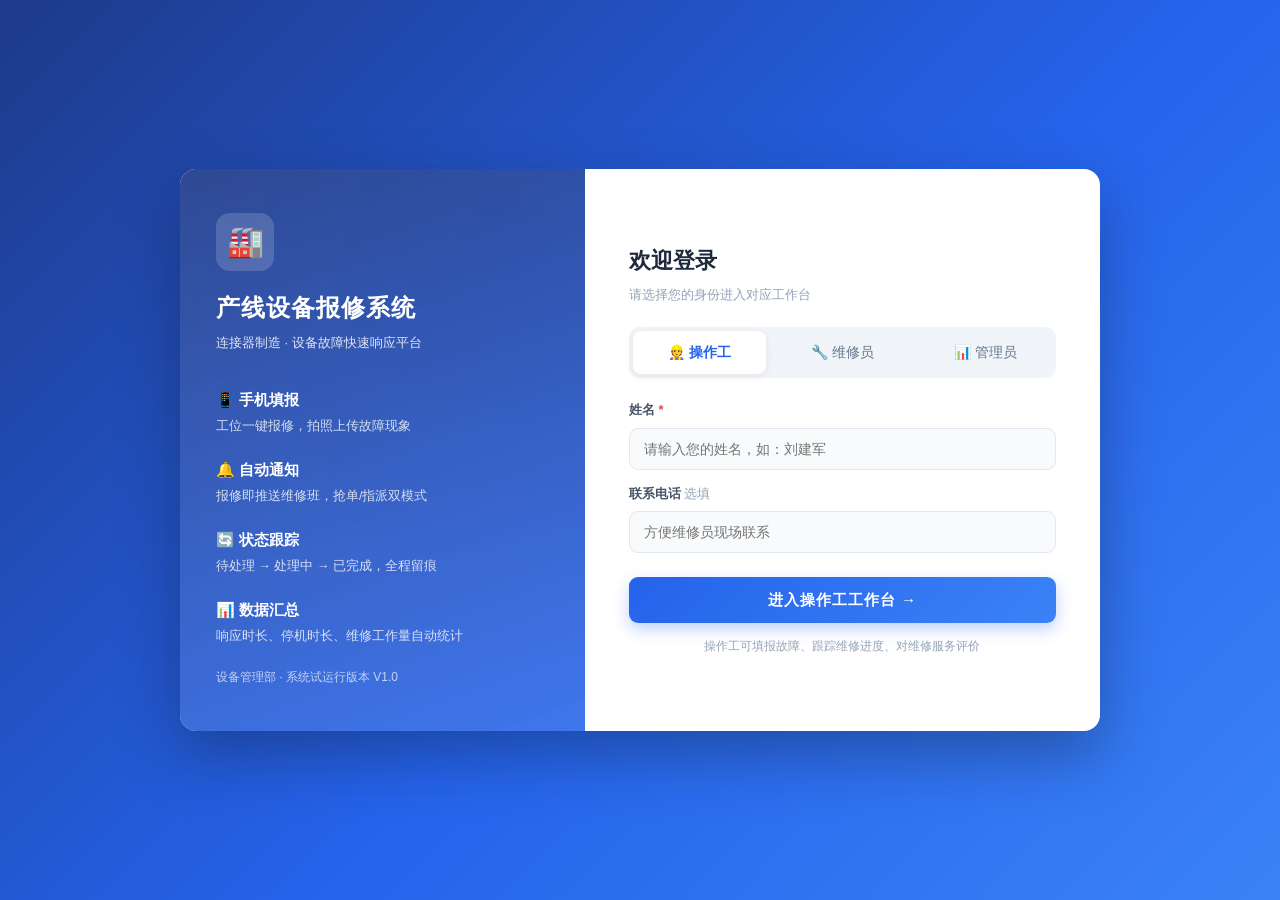
<file: index.html>
<!DOCTYPE html>
<html lang="zh-CN">
<head>
<meta charset="UTF-8">
<meta name="viewport" content="width=device-width, initial-scale=1">
<title>产线设备报修系统</title>
<link rel="stylesheet" href="css/common.css?v=14">
<link rel="stylesheet" href="css/app.css?v=14">
</head>
<body>

<!-- ================= 登录页 ================= -->
<div id="login-page" class="login-page">
  <div class="login-wrap">
    <div class="login-banner">
      <div class="login-brand">
        <div class="login-logo">🏭</div>
        <h1>产线设备报修系统</h1>
        <p>连接器制造 · 设备故障快速响应平台</p>
      </div>
      <ul class="login-features">
        <li><b>📱 手机填报</b><span>工位一键报修，拍照上传故障现象</span></li>
        <li><b>🔔 自动通知</b><span>报修即推送维修班，抢单/指派双模式</span></li>
        <li><b>🔄 状态跟踪</b><span>待处理 → 处理中 → 已完成，全程留痕</span></li>
        <li><b>📊 数据汇总</b><span>响应时长、停机时长、维修工作量自动统计</span></li>
      </ul>
      <div class="login-footer-tip">设备管理部 · 系统试运行版本 V1.0</div>
    </div>

    <div class="login-card">
      <div class="login-scan-tip" id="login-scan-tip" style="display:none"></div>
      <h2>欢迎登录</h2>
      <p class="login-sub">请选择您的身份进入对应工作台</p>

      <div class="login-roles" id="login-roles">
        <div class="login-role active" data-role="operator"><span>👷</span>操作工</div>
        <div class="login-role" data-role="repairman"><span>🔧</span>维修员</div>
        <div class="login-role" data-role="admin"><span>📊</span>管理员</div>
      </div>

      <!-- 操作工 -->
      <div class="login-pane active" id="pane-operator">
        <label class="login-label">姓名 <em>*</em></label>
        <input class="login-input" id="lg-op-name" placeholder="请输入您的姓名，如：刘建军">
        <label class="login-label">联系电话 <span class="login-tip">选填</span></label>
        <input class="login-input" id="lg-op-phone" type="tel" maxlength="11" placeholder="方便维修员现场联系">
        <button class="login-btn" id="btn-login-operator">进入操作工工作台 →</button>
        <p class="login-hint">操作工可填报故障、跟踪维修进度、对维修服务评价</p>
      </div>

      <!-- 维修员 -->
      <div class="login-pane" id="pane-repairman">
        <label class="login-label">选择维修员身份 <em>*</em></label>
        <select class="login-input" id="lg-rp-select"></select>
        <label class="login-label">登录口令</label>
        <input class="login-input" id="lg-rp-pwd" type="password" placeholder="演示环境任意密码即可登录">
        <button class="login-btn" id="btn-login-repairman">进入维修员工作台 →</button>
        <p class="login-hint">维修员可接收报修通知、抢单、记录维修过程</p>
      </div>

      <!-- 管理员 -->
      <div class="login-pane" id="pane-admin">
        <label class="login-label">管理员账号 <em>*</em></label>
        <input class="login-input" id="lg-ad-account" placeholder="演示账号：admin">
        <label class="login-label">登录密码 <em>*</em></label>
        <input class="login-input" id="lg-ad-pwd" type="password" placeholder="演示密码：admin123">
        <button class="login-btn" id="btn-login-admin">进入管理后台 →</button>
        <p class="login-hint">管理员可指派工单、查看统计、管理维修员与公告反馈</p>
      </div>
    </div>
  </div>
</div>

<!-- ================= 主框架 ================= -->
<div id="app-shell" class="app-shell" style="display:none">

  <!-- 左侧功能分区 -->
  <aside class="sidebar">
    <div class="side-logo">
      <div class="side-logo-icon">🏭</div>
      <div class="side-logo-text"><b>产线设备报修</b><span id="side-role-sub">操作工工作台</span></div>
    </div>
    <nav class="side-menu" id="side-menu"><!-- 菜单动态渲染 --></nav>
    <div class="side-bottom">
      <div class="side-link" id="btn-reset">↺ 重置演示数据</div>
    </div>
  </aside>

  <!-- 右侧主区域 -->
  <div class="main-area">
    <header class="topbar">
      <div class="topbar-left">
        <h2 id="top-title">系统首页</h2>
        <span class="topbar-crumb" id="top-crumb">首页 / 系统首页</span>
      </div>
      <div class="topbar-right">
        <div class="top-bell" id="top-bell" title="待办提醒">🔔<i id="bell-badge" class="bell-badge" style="display:none">0</i></div>
        <span class="top-role-tag" id="top-role-tag">操作工</span>
        <div class="top-user">
          <div class="top-avatar" id="top-avatar">操</div>
          <span id="top-username">—</span>
        </div>
        <button class="top-logout" id="btn-logout">退出登录</button>
      </div>
    </header>

    <main class="content" id="content"><!-- 页面内容动态渲染 --></main>
  </div>
</div>

<!-- ================= 通用弹窗 ================= -->
<div class="dialog-mask" id="dialog-mask">
  <div class="dialog" id="dialog-box">
    <div class="dialog-head">
      <h3 id="dialog-title">标题</h3>
      <div class="dialog-close" id="dialog-close">×</div>
    </div>
    <div class="dialog-body" id="dialog-body"></div>
    <div class="dialog-foot" id="dialog-foot"></div>
  </div>
</div>

<div class="img-viewer" id="img-viewer"><img id="img-viewer-el" alt="故障照片"></div>
<div id="toast"></div>

<script src="js/store.js?v=14"></script>
<script src="js/qrcode.min.js?v=14"></script>
<script src="js/app.js?v=14"></script>
</body>
</html>
</file>
<file: css/common.css>
/* ============ 全局公共样式 ============ */
* { margin: 0; padding: 0; box-sizing: border-box; -webkit-tap-highlight-color: transparent; }

:root {
  --primary: #2563eb;
  --primary-dark: #1d4ed8;
  --primary-light: #eff6ff;
  --danger: #ef4444;
  --warning: #f59e0b;
  --success: #10b981;
  --text: #1e293b;
  --text-2: #64748b;
  --text-3: #94a3b8;
  --border: #e2e8f0;
  --bg: #f1f5f9;
  --card: #ffffff;
  --radius: 14px;
  --shadow: 0 2px 12px rgba(15, 23, 42, .06);
}

html, body {
  font-family: -apple-system, BlinkMacSystemFont, "Segoe UI", "PingFang SC",
    "Hiragino Sans GB", "Microsoft YaHei", sans-serif;
  color: var(--text);
  background: var(--bg);
  font-size: 14px;
  line-height: 1.6;
}

button { font-family: inherit; cursor: pointer; border: none; outline: none; }
input, textarea, select { font-family: inherit; outline: none; }

#toast {
  position: fixed; left: 50%; top: 45%;
  transform: translate(-50%, -50%);
  background: rgba(30, 41, 59, .92); color: #fff;
  padding: 12px 22px; border-radius: 10px;
  font-size: 14px; z-index: 9999;
  opacity: 0; pointer-events: none;
  transition: opacity .25s;
  max-width: 80%; text-align: center;
}
#toast.show { opacity: 1; }

/* 弹层 */
.modal-mask, .img-preview-mask {
  position: fixed; inset: 0;
  background: rgba(15, 23, 42, .55);
  display: none; align-items: flex-end; justify-content: center;
  z-index: 1000;
}
.modal-mask.show, .img-preview-mask.show { display: flex; }
.modal {
  background: #fff; width: 100%; max-width: 520px;
  border-radius: 18px 18px 0 0;
  padding: 22px 20px calc(20px + env(safe-area-inset-bottom));
  animation: slideUp .25s ease;
}
@keyframes slideUp { from { transform: translateY(100%); } to { transform: translateY(0); } }
.modal h3 { text-align: center; font-size: 17px; }
.modal-sub { text-align: center; color: var(--text-3); font-size: 13px; margin: 6px 0 16px; }
.modal-actions { display: flex; gap: 12px; margin-top: 16px; }
.modal-actions button { flex: 1; height: 44px; border-radius: 10px; font-size: 15px; }
.btn-primary { background: var(--primary); color: #fff; }
.btn-primary:active { background: var(--primary-dark); }
.btn-ghost { background: #f1f5f9; color: var(--text-2); }

.img-preview-mask { align-items: center; padding: 24px; }
.img-preview-mask img { max-width: 100%; max-height: 80vh; border-radius: 10px; }

/* 空状态 */
.empty { text-align: center; padding: 70px 0; color: var(--text-3); }
.empty-icon { font-size: 52px; margin-bottom: 12px; }
</file>
<file: css/app.css>
/* ============================================================
 * 产线设备报修系统 - 统一工作台样式（登录页 + 左菜单右内容）
 * 风格：Element-Plus 后台管理系统
 * ============================================================ */
body { background: #f0f2f5; }

/* ==================== 登录页 ==================== */
.login-page {
  position: fixed; inset: 0;
  background: linear-gradient(135deg, #1e3a8a 0%, #2563eb 55%, #3b82f6 100%);
  display: flex; align-items: center; justify-content: center;
  padding: 24px; overflow: auto;
}
.login-wrap {
  display: flex; width: 920px; max-width: 100%;
  background: #fff; border-radius: 16px; overflow: hidden;
  box-shadow: 0 24px 60px rgba(15, 23, 42, .35);
  min-height: 520px;
}
.login-banner {
  width: 44%; flex: none; color: #fff; padding: 44px 36px;
  background: linear-gradient(160deg, rgba(30, 58, 138, .92), rgba(37, 99, 235, .88)),
    radial-gradient(circle at 80% 10%, rgba(96, 165, 250, .35), transparent 60%);
  display: flex; flex-direction: column;
}
.login-logo {
  width: 58px; height: 58px; border-radius: 14px;
  background: rgba(255, 255, 255, .16);
  display: flex; align-items: center; justify-content: center; font-size: 30px;
  margin-bottom: 18px;
}
.login-brand h1 { font-size: 24px; letter-spacing: 1px; }
.login-brand p { font-size: 13px; opacity: .85; margin-top: 6px; }
.login-features { list-style: none; margin: 34px 0 0; flex: 1; }
.login-features li { margin-bottom: 22px; }
.login-features b { display: block; font-size: 15px; margin-bottom: 4px; }
.login-features span { font-size: 12.5px; opacity: .8; line-height: 1.6; display: block; }
.login-footer-tip { font-size: 12px; opacity: .7; }

.login-card {
  flex: 1; padding: 46px 44px; display: flex; flex-direction: column; justify-content: center;
}
.login-card h2 { font-size: 22px; color: #1e293b; }
.login-sub { font-size: 13px; color: #94a3b8; margin: 6px 0 22px; }

.login-roles {
  display: flex; gap: 10px; margin-bottom: 22px;
  background: #f1f5f9; border-radius: 10px; padding: 4px;
}
.login-role {
  flex: 1; text-align: center; padding: 10px 0; border-radius: 8px;
  font-size: 14px; color: #64748b; cursor: pointer; transition: all .18s;
  user-select: none;
}
.login-role span { margin-right: 4px; }
.login-role:hover { color: #2563eb; }
.login-role.active { background: #fff; color: #2563eb; font-weight: 600; box-shadow: 0 2px 8px rgba(15, 23, 42, .08); }

.login-pane { display: none; }
.login-pane.active { display: block; animation: fadeIn .25s ease; }
@keyframes fadeIn { from { opacity: 0; transform: translateY(6px); } to { opacity: 1; transform: translateY(0); } }
.login-label { display: block; font-size: 13px; font-weight: 600; color: #475569; margin: 14px 0 7px; }
.login-label:first-child { margin-top: 0; }
.login-label em { color: #ef4444; font-style: normal; }
.login-tip { color: #94a3b8; font-weight: 400; }
.login-input {
  width: 100%; height: 42px; border: 1.5px solid #e2e8f0; border-radius: 9px;
  padding: 0 14px; font-size: 14px; background: #f8fafc; transition: all .15s;
}
.login-input:focus { border-color: #2563eb; background: #fff; box-shadow: 0 0 0 3px rgba(37, 99, 235, .1); }
select.login-input { cursor: pointer; }
.login-btn {
  width: 100%; height: 46px; margin-top: 24px; border-radius: 9px;
  background: linear-gradient(135deg, #2563eb, #3b82f6); color: #fff;
  font-size: 15px; font-weight: 600; letter-spacing: 1px;
  box-shadow: 0 6px 16px rgba(37, 99, 235, .3); transition: transform .12s, box-shadow .12s;
}
.login-btn:hover { transform: translateY(-1px); box-shadow: 0 8px 20px rgba(37, 99, 235, .4); }
.login-btn:active { transform: translateY(0); }
.login-hint { text-align: center; font-size: 12px; color: #94a3b8; margin-top: 14px; }

/* ==================== 主框架 ==================== */
.app-shell { display: flex; min-height: 100vh; }

/* ---------- 左侧菜单 ---------- */
.sidebar {
  width: 224px; flex: none; background: #1f2d3d;
  display: flex; flex-direction: column;
  position: sticky; top: 0; height: 100vh;
}
.side-logo {
  display: flex; align-items: center; gap: 11px;
  padding: 18px 18px; border-bottom: 1px solid rgba(255, 255, 255, .08);
}
.side-logo-icon {
  width: 40px; height: 40px; border-radius: 10px; font-size: 21px;
  background: linear-gradient(135deg, #2563eb, #60a5fa);
  display: flex; align-items: center; justify-content: center; flex: none;
}
.side-logo-text b { display: block; color: #fff; font-size: 15.5px; letter-spacing: .5px; }
.side-logo-text span { font-size: 11px; color: #7d8da3; }

.side-menu { flex: 1; padding: 12px 10px; overflow-y: auto; }
.menu-group-title {
  font-size: 11px; color: #5c6b80; padding: 14px 12px 6px; letter-spacing: 1px;
}
.menu-item {
  display: flex; align-items: center; gap: 10px;
  padding: 11px 13px; border-radius: 8px; margin-bottom: 3px;
  color: #b6c2d2; font-size: 14px; cursor: pointer; transition: all .15s;
  position: relative;
}
.menu-item:hover { background: rgba(255, 255, 255, .06); color: #fff; }
.menu-item.active { background: #2563eb; color: #fff; font-weight: 600; box-shadow: 0 4px 12px rgba(37, 99, 235, .35); }
.menu-icon { font-size: 17px; width: 20px; text-align: center; flex: none; }
.menu-badge {
  margin-left: auto; background: #ef4444; color: #fff;
  font-size: 11px; min-width: 19px; height: 19px; line-height: 19px;
  border-radius: 10px; text-align: center; padding: 0 6px; font-weight: 600;
}
.menu-item.active .menu-badge { background: rgba(255, 255, 255, .28); }

.side-bottom { padding: 14px 18px; border-top: 1px solid rgba(255, 255, 255, .08); }
.side-link { color: #7d8da3; font-size: 13px; cursor: pointer; }
.side-link:hover { color: #f87171; }

/* ---------- 顶栏 ---------- */
.main-area { flex: 1; min-width: 0; display: flex; flex-direction: column; }
.topbar {
  background: #fff; height: 60px; flex: none;
  padding: 0 22px; display: flex; align-items: center; justify-content: space-between;
  box-shadow: 0 1px 6px rgba(15, 23, 42, .06);
  position: sticky; top: 0; z-index: 30;
}
.topbar-left h2 { font-size: 17px; color: #1e293b; display: inline-block; }
.topbar-crumb { font-size: 12.5px; color: #94a3b8; margin-left: 12px; }
.topbar-right { display: flex; align-items: center; gap: 14px; }
.top-bell { position: relative; font-size: 19px; cursor: pointer; }
.bell-badge {
  position: absolute; top: -7px; right: -9px;
  background: #ef4444; color: #fff; font-style: normal;
  font-size: 10px; min-width: 16px; height: 16px; line-height: 16px;
  border-radius: 8px; text-align: center; padding: 0 4px;
}
.top-role-tag {
  font-size: 12px; font-weight: 600; padding: 4px 12px; border-radius: 20px;
}
.top-role-tag.operator { background: #dbeafe; color: #2563eb; }
.top-role-tag.repairman { background: #dcfce7; color: #16a34a; }
.top-role-tag.admin { background: #fef3c7; color: #d97706; }
.top-user { display: flex; align-items: center; gap: 8px; font-size: 13.5px; color: #475569; }
.top-avatar {
  width: 32px; height: 32px; border-radius: 50%;
  background: linear-gradient(135deg, #2563eb, #60a5fa); color: #fff;
  display: flex; align-items: center; justify-content: center;
  font-size: 14px; font-weight: 600;
}
.top-logout {
  font-size: 13px; color: #64748b; background: #f1f5f9;
  padding: 7px 14px; border-radius: 7px; transition: all .15s;
}
.top-logout:hover { background: #fee2e2; color: #ef4444; }

/* ---------- 内容区 ---------- */
.content { padding: 20px 22px; flex: 1; }

.card {
  background: #fff; border: 1px solid #e8ecf1; border-radius: 10px;
  padding: 18px 20px; margin-bottom: 16px;
}
.card-title {
  display: flex; align-items: center; justify-content: space-between;
  font-size: 15px; font-weight: 700; color: #1e293b; margin-bottom: 16px;
}
.card-title::before {
  content: ''; width: 4px; height: 15px; background: #2563eb;
  border-radius: 2px; margin-right: 9px; display: inline-block; vertical-align: -2px;
}
.card-title .title-actions { display: flex; align-items: center; gap: 10px; }
.card-title.plain::before { display: none; }
.card-title.plain { padding-left: 2px; }

.page-grid-2 { display: grid; grid-template-columns: 1fr 1fr; gap: 16px; }
.page-grid-21 { display: grid; grid-template-columns: 1.7fr 1fr; gap: 16px; }

/* 统计卡片 */
.stat-row { display: grid; grid-template-columns: repeat(4, 1fr); gap: 14px; margin-bottom: 16px; }
.stat-row.eight { grid-template-columns: repeat(4, 1fr); }
.stat-card {
  background: #fff; border: 1px solid #e8ecf1; border-radius: 10px;
  padding: 16px 18px; display: flex; align-items: center; gap: 13px;
}
.stat-ico {
  width: 46px; height: 46px; border-radius: 10px; flex: none;
  display: flex; align-items: center; justify-content: center; font-size: 22px;
}
.stat-ico.b1 { background: #dbeafe; } .stat-ico.b2 { background: #fef3c7; }
.stat-ico.b3 { background: #ede9fe; } .stat-ico.b4 { background: #d1fae5; }
.stat-ico.b5 { background: #e0f2fe; } .stat-ico.b6 { background: #ffedd5; }
.stat-ico.b7 { background: #fee2e2; } .stat-ico.b8 { background: #fce7f3; }
.stat-card b { display: block; font-size: 23px; line-height: 1.25; color: #1e293b; }
.stat-card span { font-size: 12.5px; color: #94a3b8; }
.stat-card i { font-style: normal; color: #16a34a; font-weight: 600; }

/* 按钮 */
.btn {
  display: inline-flex; align-items: center; justify-content: center; gap: 5px;
  padding: 8px 16px; border-radius: 7px; font-size: 13.5px;
  background: #f1f5f9; color: #475569; transition: all .15s; white-space: nowrap;
}
.btn:hover { opacity: .88; }
.btn.primary { background: #2563eb; color: #fff; }
.btn.success { background: #16a34a; color: #fff; }
.btn.danger { background: #fef2f2; color: #ef4444; }
.btn.warning { background: #fef3c7; color: #d97706; }
.btn.sm { padding: 5px 11px; font-size: 12.5px; }
.btn.text { background: transparent; color: #2563eb; padding: 5px 8px; }
.btn.text:hover { background: #eff6ff; opacity: 1; }
.btn[disabled] { opacity: .5; cursor: not-allowed; }

/* 表单（PC 左标签右控件） */
.form-grid { display: grid; grid-template-columns: 1fr 1fr; gap: 4px 26px; }
.form-grid .full { grid-column: 1 / -1; }
.f-item { margin-bottom: 16px; display: flex; align-items: flex-start; }
.f-item > label {
  width: 96px; flex: none; font-size: 13.5px; color: #475569;
  padding-top: 9px; text-align: right; padding-right: 14px;
}
.f-item > label em { color: #ef4444; font-style: normal; }
.f-item .f-ctl { flex: 1; min-width: 0; }
.f-input, .f-textarea, .f-select {
  width: 100%; border: 1.5px solid #dce3ec; border-radius: 7px;
  padding: 9px 12px; font-size: 14px; background: #fff; transition: all .15s;
}
.f-input:focus, .f-textarea:focus, .f-select:focus { border-color: #2563eb; box-shadow: 0 0 0 3px rgba(37, 99, 235, .08); outline: none; }
.f-textarea { min-height: 84px; resize: vertical; font-family: inherit; }
.f-tip { font-size: 12px; color: #94a3b8; margin-top: 5px; }

.opt-row { display: flex; flex-wrap: wrap; gap: 9px; padding-top: 4px; }
.opt-chip {
  border: 1.5px solid #dce3ec; border-radius: 8px; padding: 8px 15px;
  font-size: 13.5px; color: #475569; cursor: pointer; background: #fff; transition: all .15s;
  user-select: none;
}
.opt-chip:hover { border-color: #93c5fd; color: #2563eb; }
.opt-chip.active { border-color: #2563eb; background: #eff6ff; color: #2563eb; font-weight: 600; }
.opt-chip.danger.active { border-color: #ef4444; background: #fef2f2; color: #ef4444; }

/* 图片上传 */
.img-uploader { display: flex; flex-wrap: wrap; gap: 10px; padding-top: 4px; }
.img-thumb { position: relative; width: 92px; height: 92px; border-radius: 8px; overflow: hidden; }
.img-thumb img { width: 100%; height: 100%; object-fit: cover; cursor: pointer; }
.img-thumb .img-del {
  position: absolute; top: 2px; right: 2px; width: 20px; height: 20px;
  border-radius: 50%; background: rgba(0, 0, 0, .55); color: #fff;
  font-size: 13px; line-height: 20px; text-align: center; cursor: pointer;
}
.img-add-btn {
  width: 92px; height: 92px; border: 1.5px dashed #cbd5e1; border-radius: 8px;
  display: flex; flex-direction: column; align-items: center; justify-content: center;
  color: #94a3b8; cursor: pointer; background: #f8fafc; gap: 4px;
}
.img-add-btn:hover { border-color: #2563eb; color: #2563eb; }
.img-add-btn b { font-size: 22px; font-weight: 400; line-height: 1; }
.img-add-btn span { font-size: 12px; }

/* 表格 */
.data-table { width: 100%; border-collapse: collapse; font-size: 13.5px; }
.data-table th {
  background: #f8fafc; color: #64748b; font-weight: 600; text-align: left;
  padding: 11px 13px; border-bottom: 1px solid #e8ecf1; white-space: nowrap;
}
.data-table td { padding: 12px 13px; border-bottom: 1px solid #f1f5f9; vertical-align: middle; }
.data-table tbody tr:hover { background: #f8fbff; }
.data-table .mono { font-family: Consolas, monospace; font-size: 12.5px; color: #64748b; }
.muted { color: #94a3b8; font-size: 12.5px; }
.nowrap { white-space: nowrap; }
.ellipsis { max-width: 260px; white-space: nowrap; overflow: hidden; text-overflow: ellipsis; }
.table-empty { text-align: center; color: #94a3b8; padding: 44px 0; font-size: 13.5px; }
.link-text { color: #2563eb; cursor: pointer; }
.link-text:hover { text-decoration: underline; }

/* 状态/标签 */
.status-tag { font-size: 12px; padding: 3px 11px; border-radius: 20px; font-weight: 600; white-space: nowrap; display: inline-block; }
.urgent-tag { background: #fef2f2; color: #ef4444; font-size: 11.5px; padding: 2px 9px; border-radius: 5px; font-weight: 600; white-space: nowrap; }
.normal-tag { background: #f1f5f9; color: #64748b; font-size: 11.5px; padding: 2px 9px; border-radius: 5px; font-weight: 600; white-space: nowrap; }
.line-tag { display: inline-block; font-size: 12px; font-weight: 600; padding: 2px 9px; border-radius: 5px; white-space: nowrap; }
.mode-tag { font-size: 11px; padding: 1px 8px; border-radius: 5px; white-space: nowrap; }
.mode-tag.assign { background: #ede9fe; color: #7c3aed; }
.mode-tag.grab { background: #e0f2fe; color: #0284c7; }
.fb-type { font-size: 12px; padding: 2px 10px; border-radius: 20px; font-weight: 600; background: #f1f5f9; color: #64748b; white-space: nowrap; }
.fb-type.type-suggest { background: #dbeafe; color: #2563eb; }
.fb-type.type-bug { background: #fee2e2; color: #dc2626; }
.replied-ok { color: #16a34a; font-size: 12px; font-weight: 600; }
.replied-wait { color: #d97706; font-size: 12px; font-weight: 600; }

/* 筛选条 */
.filter-bar { display: flex; align-items: center; gap: 14px; margin-bottom: 14px; flex-wrap: wrap; }
.filter-tabs { display: flex; gap: 4px; background: #fff; border: 1px solid #e8ecf1; border-radius: 9px; padding: 4px; }
.f-tab { padding: 7px 16px; border-radius: 7px; font-size: 13.5px; color: #64748b; cursor: pointer; white-space: nowrap; }
.f-tab:hover { background: #f1f5f9; }
.f-tab.active { background: #2563eb; color: #fff; font-weight: 600; }
.search-input {
  width: 270px; padding: 9px 14px; border: 1.5px solid #dce3ec; border-radius: 8px;
  font-size: 13.5px; background: #fff;
}
.search-input:focus { border-color: #2563eb; outline: none; }

/* 工单卡片（列表式页面用） */
.order-list { display: flex; flex-direction: column; gap: 12px; }
.order-card2 {
  background: #fff; border: 1px solid #e8ecf1; border-radius: 10px; padding: 16px 18px;
  cursor: pointer; transition: all .15s; border-left: 4px solid transparent;
}
.order-card2:hover { box-shadow: 0 6px 18px rgba(15, 23, 42, .08); border-color: #c7ddfb; }
.order-card2.urgent { border-left-color: #ef4444; }
.order-card2.pending { border-left-color: #f59e0b; }
.order-card2.processing { border-left-color: #3b82f6; }
.order-card2.done { border-left-color: #10b981; }
.oc2-head { display: flex; align-items: center; justify-content: space-between; margin-bottom: 8px; }
.oc2-title { display: flex; align-items: center; gap: 10px; font-size: 15px; }
.oc2-title b { color: #1e293b; }
.oc2-eq { font-size: 20px; }
.oc2-meta { display: flex; gap: 8px; flex-wrap: wrap; align-items: center; margin-bottom: 8px; }
.oc2-fault { font-size: 13.5px; color: #475569; line-height: 1.7; }
.oc2-foot { display: flex; justify-content: space-between; align-items: center; margin-top: 10px; }
.oc2-foot .muted { font-size: 12.5px; }
.oc2-actions { display: flex; gap: 8px; }

/* 首页快捷入口 */
.quick-grid { display: grid; grid-template-columns: repeat(4, 1fr); gap: 14px; }
.quick-item {
  background: #fff; border: 1px solid #e8ecf1; border-radius: 10px; padding: 20px 16px;
  text-align: center; cursor: pointer; transition: all .15s;
}
.quick-item:hover { border-color: #93c5fd; box-shadow: 0 6px 16px rgba(37, 99, 235, .12); transform: translateY(-2px); }
.quick-item .qi-icon { font-size: 30px; }
.quick-item b { display: block; font-size: 14px; margin: 8px 0 3px; color: #1e293b; }
.quick-item span { font-size: 12px; color: #94a3b8; }

/* 公告 */
.notice-item { padding: 14px 0; border-bottom: 1px dashed #e8ecf1; }
.notice-item:last-child { border-bottom: none; }
.notice-item h4 { font-size: 14.5px; color: #1e293b; margin-bottom: 5px; display: flex; align-items: center; gap: 8px; }
.notice-tag { background: #fef3c7; color: #d97706; font-size: 11px; padding: 1px 8px; border-radius: 4px; font-weight: 600; flex: none; }
.notice-item p { font-size: 13px; color: #64748b; line-height: 1.8; }
.notice-meta { font-size: 12px; color: #94a3b8; margin-top: 6px; }

/* 维修员卡片 */
.worker-grid { display: grid; grid-template-columns: repeat(auto-fill, minmax(290px, 1fr)); gap: 14px; }
.worker-card {
  background: #fff; border: 1px solid #e8ecf1; border-radius: 10px; padding: 17px;
}
.wc-head { display: flex; align-items: center; gap: 12px; margin-bottom: 12px; }
.wc-avatar {
  width: 48px; height: 48px; border-radius: 50%; flex: none;
  background: linear-gradient(135deg, #3b82f6, #60a5fa); color: #fff;
  display: flex; align-items: center; justify-content: center; font-size: 19px; font-weight: 600;
}
.wc-head b { display: block; font-size: 15.5px; }
.wc-head .worker-skill { font-size: 12.5px; color: #64748b; }
.wc-busy { margin-left: auto; font-size: 12px; padding: 3px 10px; border-radius: 20px; font-weight: 600; background: #d1fae5; color: #059669; }
.wc-busy.doing { background: #fef2f2; color: #dc2626; }
.wc-desc { font-size: 13px; color: #64748b; line-height: 1.7; min-height: 40px; margin-bottom: 12px; }
.wc-stats { display: flex; background: #f8fafc; border-radius: 8px; padding: 11px 0; margin-bottom: 12px; }
.wc-stats > div { flex: 1; text-align: center; }
.wc-stats b { display: block; font-size: 17px; color: #1e293b; }
.wc-stats span { font-size: 12px; color: #94a3b8; }
.wc-foot { display: flex; justify-content: flex-end; }

/* 设备信息 */
.equip-grid { display: grid; grid-template-columns: repeat(auto-fill, minmax(210px, 1fr)); gap: 12px; }
.equip-card {
  border: 1px solid #e8ecf1; border-radius: 9px; padding: 14px 16px;
  display: flex; align-items: center; gap: 12px;
}
.equip-card .eq-icon { font-size: 26px; }
.equip-card b { display: block; font-size: 14px; }
.equip-card span { font-size: 12px; color: #94a3b8; }
.line-card { border-radius: 9px; padding: 14px 16px; color: #fff; }
.line-card b { display: block; font-size: 15px; }
.line-card span { font-size: 12px; opacity: .9; }

/* 柱状图 */
.chart-bars { display: flex; align-items: flex-end; gap: 10px; height: 180px; padding-top: 10px; }
.bar-col { flex: 1; display: flex; flex-direction: column; align-items: center; justify-content: flex-end; height: 100%; }
.bar-num { font-size: 12px; color: #64748b; margin-bottom: 4px; }
.bar { width: 60%; max-width: 38px; border-radius: 5px 5px 0 0; background: linear-gradient(180deg, #60a5fa, #2563eb); min-height: 4px; transition: height .4s; }
.bar-label { font-size: 12px; color: #94a3b8; margin-top: 8px; }

.dist-row { display: flex; align-items: center; gap: 10px; margin-bottom: 12px; }
.dist-name { width: 96px; flex: none; font-size: 13px; color: #64748b; white-space: nowrap; }
.dist-track { flex: 1; height: 12px; background: #f1f5f9; border-radius: 6px; overflow: hidden; }
.dist-fill { height: 100%; border-radius: 6px; transition: width .4s; }
.dist-num { width: 30px; text-align: right; font-size: 13px; color: #475569; }

/* 排行 */
.rank-row { display: flex; align-items: center; gap: 14px; padding: 9px 0; border-bottom: 1px solid #f1f5f9; }
.rank-row:last-child { border-bottom: none; }
.rank-name { display: flex; align-items: center; gap: 8px; width: 190px; flex: none; }
.rank-medal { font-size: 15px; width: 18px; text-align: center; }
.rank-name b { font-size: 13.5px; }
.rank-bar-wrap { flex: 1; min-width: 0; }
.rank-bar { height: 9px; background: #f1f5f9; border-radius: 5px; overflow: hidden; margin-bottom: 4px; }
.rank-fill { height: 100%; background: linear-gradient(90deg, #60a5fa, #2563eb); border-radius: 5px; }
.rank-nums { font-size: 12px; color: #94a3b8; }
.rank-nums .doing { color: #2563eb; font-weight: 600; }

/* 时间线 */
.timeline { padding-left: 4px; }
.tl-item { position: relative; padding: 0 0 14px 20px; }
.tl-item:last-child { padding-bottom: 0; }
.tl-item::before { content: ''; position: absolute; left: 4px; top: 14px; bottom: -2px; width: 2px; background: #e8ecf1; }
.tl-item:last-child::before { display: none; }
.tl-dot { position: absolute; left: 0; top: 5px; width: 10px; height: 10px; border-radius: 50%; background: #2563eb; border: 2px solid #dbeafe; }
.tl-content b { font-size: 13.5px; display: block; color: #1e293b; }
.tl-content span { font-size: 12px; color: #94a3b8; }
.tl-content p { font-size: 12.5px; color: #64748b; margin-top: 2px; line-height: 1.6; }

/* 三步状态条 */
.steps-3 { display: flex; margin: 6px 0 16px; }
.step3 { flex: 1; text-align: center; position: relative; font-size: 13px; color: #94a3b8; }
.step3 .step3-dot {
  width: 28px; height: 28px; border-radius: 50%; margin: 0 auto 6px;
  background: #f1f5f9; color: #94a3b8; line-height: 28px; font-weight: 600; position: relative; z-index: 2;
}
.step3.done .step3-dot { background: #2563eb; color: #fff; }
.step3.done { color: #2563eb; font-weight: 600; }
.step3 .step3-bar { position: absolute; top: 14px; left: 50%; width: 100%; height: 3px; background: #e8ecf1; z-index: 1; }
.step3.done .step3-bar { background: #2563eb; }

/* 弹窗详情 */
.info-block { background: #f8fafc; border-radius: 8px; padding: 12px 15px; margin-bottom: 12px; font-size: 13.5px; }
.info-block.green { background: #f0fdf4; }
.info-block.yellow { background: #fffbeb; }
.info-block.blue { background: #eff6ff; }
.info-block h4 { font-size: 13px; margin-bottom: 7px; color: #334155; }
.info-block p { color: #475569; line-height: 1.7; }
.info-rows { border: 1px solid #e8ecf1; border-radius: 8px; overflow: hidden; margin-bottom: 14px; }
.info-row { display: flex; padding: 9px 14px; font-size: 13px; }
.info-row:nth-child(odd) { background: #f8fafc; }
.info-row span { width: 96px; flex: none; color: #94a3b8; }
.info-row b { font-weight: 500; color: #334155; }
.detail-imgs { display: flex; gap: 9px; flex-wrap: wrap; margin-bottom: 12px; }
.detail-imgs img { width: 92px; height: 92px; object-fit: cover; border-radius: 8px; cursor: pointer; border: 1px solid #e8ecf1; }
.stars { color: #f59e0b; font-size: 18px; letter-spacing: 2px; }
.star-gray { color: #e2e8f0; }
.record-line { margin-bottom: 6px; line-height: 1.7; font-size: 13px; color: #475569; }
.record-line i { color: #94a3b8; font-style: normal; font-size: 11.5px; margin-right: 7px; }

/* 评价星级选择 */
.star-pick { user-select: none; }
.star-pick .star { color: #e2e8f0; cursor: pointer; transition: color .15s ease, transform .15s ease; }
.star-pick .star.on { color: #f59e0b; }
.star-pick .star:hover { transform: scale(1.18); }

/* 指派维修员选择行 */
.pick-row {
  display: flex; align-items: center; gap: 12px;
  border: 1px solid #e8ecf1; border-radius: 10px; padding: 11px 14px; margin-bottom: 10px;
  cursor: pointer; transition: border-color .15s ease, background .15s ease;
}
.pick-row:hover { border-color: #2563eb; background: #f8faff; }
.pick-row.busy { opacity: .65; cursor: not-allowed; }
.pick-row.busy:hover { border-color: #e8ecf1; background: #fff; }
.pick-row .muted { font-size: 12.5px; color: #94a3b8; margin-top: 3px; }

/* 弹窗（el-dialog 风格） */
.dialog-mask {
  position: fixed; inset: 0; background: rgba(15, 23, 42, .5);
  display: none; align-items: center; justify-content: center; z-index: 1000; padding: 26px;
}
.dialog-mask.show { display: flex; }
.dialog {
  background: #fff; border-radius: 12px; width: 620px; max-width: 100%; max-height: 88vh;
  display: flex; flex-direction: column; animation: popIn .2s ease;
}
.dialog.wide { width: 760px; }
@keyframes popIn { from { transform: scale(.96); translateY(-10px); opacity: 0; } to { transform: scale(1); opacity: 1; } }
.dialog-head { padding: 16px 20px; border-bottom: 1px solid #eef2f7; display: flex; align-items: center; justify-content: space-between; }
.dialog-head h3 { font-size: 16px; }
.dialog-close { font-size: 22px; color: #94a3b8; cursor: pointer; line-height: 1; }
.dialog-close:hover { color: #1e293b; }
.dialog-body { padding: 18px 20px; overflow-y: auto; }
.dialog-foot { padding: 13px 20px; border-top: 1px solid #eef2f7; display: flex; justify-content: flex-end; gap: 10px; }

/* 图片查看 */
.img-viewer { position: fixed; inset: 0; background: rgba(0, 0, 0, .75); display: none; align-items: center; justify-content: center; z-index: 1100; padding: 30px; }
.img-viewer.show { display: flex; }
.img-viewer img { max-width: 100%; max-height: 88vh; border-radius: 10px; }

/* 反馈卡片 */
.feedback-card { background: #fff; border: 1px solid #e8ecf1; border-radius: 10px; padding: 16px 18px; border-left: 4px solid #e8ecf1; margin-bottom: 12px; }
.feedback-card.unreplied { border-left-color: #f59e0b; }
.fb-head { display: flex; align-items: center; gap: 10px; margin-bottom: 9px; flex-wrap: wrap; }
.fb-head .wc-avatar { width: 34px; height: 34px; font-size: 14px; }
.fb-head b { font-size: 14px; }
.fb-head-info { flex: 1; }
.fb-head-info span { font-size: 12px; color: #94a3b8; display: block; }
.fb-content { font-size: 13.5px; color: #334155; line-height: 1.8; }
.fb-reply-box { margin-top: 10px; background: #f0fdf4; border: 1px solid #bbf7d0; border-radius: 8px; padding: 10px 14px; font-size: 13px; color: #166534; line-height: 1.7; }
.fb-foot { margin-top: 12px; text-align: right; }
.fb-quote { background: #f8fafc; border-radius: 8px; padding: 12px 14px; font-size: 13px; color: #64748b; line-height: 1.7; margin-bottom: 14px; }

/* 空状态 */
.empty-box { text-align: center; padding: 60px 0; color: #94a3b8; }
.empty-box .empty-icon { font-size: 48px; margin-bottom: 10px; }

/* ============================================================
   二维码扫码报修（v5）
   ============================================================ */
/* 等宽编号 / 不换行 */
.mono { font-family: Consolas, 'Courier New', monospace; }
.nowrap { white-space: nowrap; }

/* 登录页扫码提示条 */
.login-scan-tip {
  display: flex; align-items: flex-start; gap: 8px;
  background: #eff6ff; border: 1px solid #bfdbfe; color: #1e40af;
  border-radius: 9px; padding: 10px 12px; margin-bottom: 16px;
  font-size: 12.5px; line-height: 1.6;
}
.login-scan-tip b { color: #1d4ed8; }
.login-scan-tip .mono { color: #1d4ed8; }
.login-scan-tip #scan-tip-close {
  margin-left: auto; cursor: pointer; color: #60a5fa; font-size: 18px;
  line-height: 1; padding: 0 2px; flex: none; font-weight: 700;
}
.login-scan-tip #scan-tip-close:hover { color: #1d4ed8; }

/* 报修页顶部扫码绑定信息条 */
.scan-bar {
  display: flex; align-items: center; gap: 13px;
  background: linear-gradient(135deg, #ecfdf5, #f0fdf4);
  border: 1px solid #86efac; border-radius: 10px;
  padding: 13px 16px; margin-bottom: 16px;
}
.scan-bar .scan-ico { font-size: 26px; flex: none; }
.scan-info { display: flex; flex-direction: column; gap: 3px; font-size: 12.5px; color: #15803d; }
.scan-info b { font-size: 14px; color: #166534; }
.scan-unbind {
  margin-left: auto; flex: none; cursor: pointer; text-align: center;
  color: #16a34a; font-size: 12px; line-height: 1.5;
  border: 1px dashed #86efac; border-radius: 8px; padding: 7px 10px;
  transition: background .15s;
}
.scan-unbind:hover { background: #dcfce7; }

/* 扫码锁定态：chip 不可点、输入框灰底 */
.opt-row.locked { pointer-events: none; opacity: .9; }
.opt-row.locked .opt-chip { background: #f8fafc; border-color: #e2e8f0; color: #64748b; }
.opt-row.locked .opt-chip.active { background: #f1f5f9; border-color: #cbd5e1; color: #334155; font-weight: 600; }
.f-input.locked-input, .f-input[readonly] { background: #f8fafc; color: #475569; cursor: default; }

/* 设备台账卡片（操作工 / 维修员视图） */
.ledger-grid { display: grid; grid-template-columns: repeat(auto-fill, minmax(300px, 1fr)); gap: 13px; }
.ledger-card {
  border: 1px solid #e8ecf1; border-radius: 10px; padding: 14px;
  display: flex; flex-direction: column; gap: 10px; transition: box-shadow .15s;
}
.ledger-card:hover { box-shadow: 0 4px 14px rgba(15, 23, 42, .07); }
.lc-top { display: flex; align-items: center; gap: 11px; }
.lc-top > .eq-icon { font-size: 25px; flex: none; }
.lc-top b { font-size: 14px; color: #1e293b; }
.lc-meta { display: flex; align-items: center; gap: 10px; flex-wrap: wrap; font-size: 12.5px; }

/* 二维码弹窗 */
.qr-wrap { display: flex; flex-direction: column; align-items: center; gap: 5px; padding: 6px 0 2px; }
.qr-box {
  width: 248px; height: 248px; display: flex; align-items: center; justify-content: center;
  border: 1px solid #e8ecf1; border-radius: 8px; padding: 8px; background: #fff;
}
.qr-box canvas, .qr-box img { border-radius: 4px; }
.qr-no { font-size: 18px; font-weight: 700; color: #0f172a; margin-top: 8px; }
.qr-devname { font-size: 14px; color: #334155; }
.qr-meta { display: flex; align-items: center; gap: 8px; font-size: 12.5px; margin-top: 2px; }
.qr-url {
  margin: 13px 4px 0; padding: 8px 10px; background: #f8fafc; border: 1px dashed #cbd5e1;
  border-radius: 7px; font-size: 11.5px; color: #64748b; word-break: break-all; line-height: 1.5;
}
.qr-tip { text-align: center; color: #94a3b8; font-size: 12px; margin: 10px 4px 0; line-height: 1.7; }

/* 响应式 */
@media (max-width: 1200px) {
  .stat-row, .stat-row.eight { grid-template-columns: repeat(3, 1fr); }
  .page-grid-2, .page-grid-21 { grid-template-columns: 1fr; }
  .quick-grid { grid-template-columns: repeat(2, 1fr); }
}
@media (max-width: 900px) {
  .sidebar { width: 64px; }
  .side-logo-text, .menu-group-title, .menu-item span:not(.menu-icon):not(.menu-badge), .side-bottom { display: none; }
  .menu-item { justify-content: center; padding: 12px; }
  .menu-icon { font-size: 19px; }
  .menu-badge { position: absolute; top: 5px; right: 8px; margin: 0; }
  .form-grid { grid-template-columns: 1fr; }
  .stat-row, .stat-row.eight { grid-template-columns: repeat(2, 1fr); }
  .rank-name { width: 140px; }
  .topbar-crumb, .top-user span { display: none; }
  .login-banner { display: none; }
  .login-card { padding: 34px 26px; }
  .scan-bar { flex-wrap: wrap; }
  .scan-unbind { margin-left: 0; }
  .card-title { flex-wrap: wrap; gap: 8px; }
  .data-table { font-size: 12.5px; }
}
</file>
